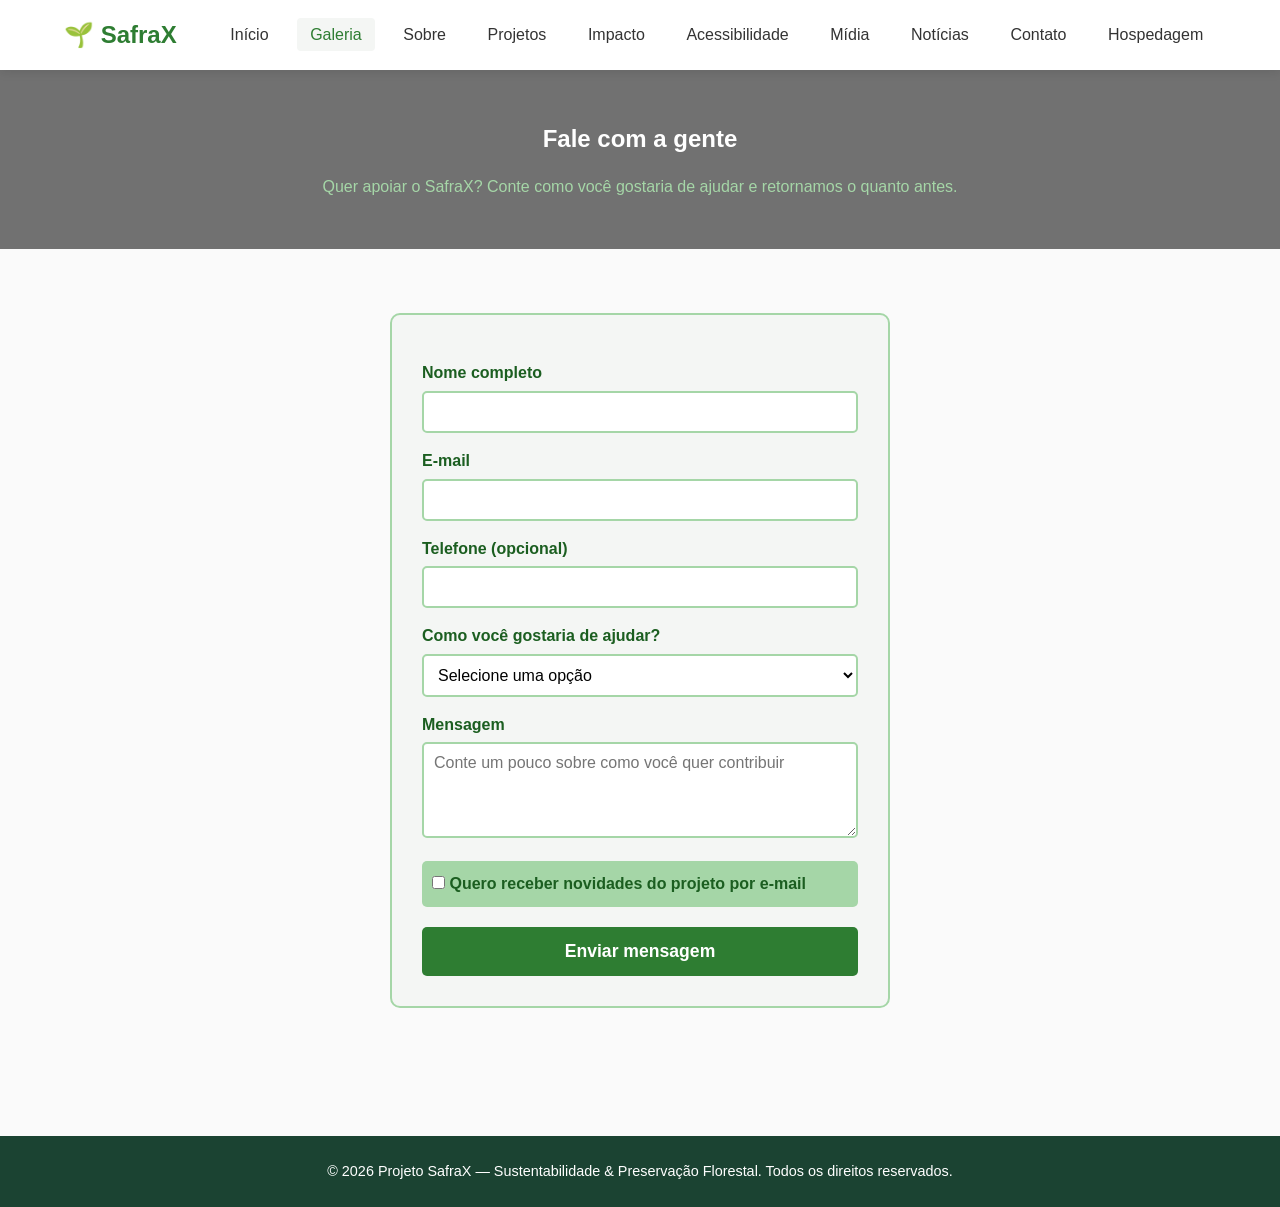
<file: html/contato.html>
<!DOCTYPE html>
<html lang="pt-BR">
<head>
    <meta charset="UTF-8">
    <meta name="viewport" content="width=device-width, initial-scale=1.0">
    <meta name="description" content="SafraX: projeto educativo sobre como a expansão urbana avança sobre florestas, matas e mananciais, e o que podemos fazer a respeito.">
    <title>SafraX — Expansão Urbana e Sustentabilidade</title>
    <link rel="stylesheet" href="../css/principal.css">
    <script src="../js/script.js"></script>
</head>
<body>

    <header>
        <nav class="navbar">
            <a href="index.html" class="logo">
                🌱 SafraX
            </a>

            <div class="hamburger" id="hamburger" aria-label="Abrir Menu">
                <span></span>
                <span></span>
                <span></span>
            </div>

            <ul class="nav-menu" id="nav-menu">
                <li><a href="index.html" class="nav-link">Início</a></li>
                <li><a href="galeria.html" class="nav-link active">Galeria</a></li>
                <li><a href="sobre.html" class="nav-link">Sobre</a></li>
                <li><a href="projetos.html" class="nav-link">Projetos</a></li>
                <li><a href="impacto.html" class="nav-link">Impacto</a></li>
                <li><a href="acessibilidade.html" class="nav-link">Acessibilidade</a></li>
                <li><a href="midia.html" class="nav-link">Mídia</a></li>
                <li><a href="noticias.html" class="nav-link">Notícias</a></li>
                <li><a href="contato.html" class="nav-link">Contato</a></li>
                <li><a href="orcamento_hospedagem.html" class="nav-link">Hospedagem</a></li>
            </ul>
        </nav>
    </header>

    <section class="contact-hero">
        <h1>Fale com a gente</h1>
        <p>Quer apoiar o SafraX? Conte como você gostaria de ajudar e retornamos o quanto antes.</p>
    </section>

    <main class="container">
        <form class="contact-form" action="/processar_contato" method="post">

            <label for="nome">Nome completo</label>
            <input type="text" id="nome" name="nome" required>

            <label for="email">E-mail</label>
            <input type="email" id="email" name="email" required>

            <label for="telefone">Telefone (opcional)</label>
            <input type="tel" id="telefone" name="telefone">

            <label for="ajuda">Como você gostaria de ajudar?</label>
            <select id="ajuda" name="ajuda" required>
                <option value="">Selecione uma opção</option>
                <option value="doacao">Fazer uma doação</option>
                <option value="voluntariado">Ser voluntário</option>
                <option value="parceria">Propor uma parceria</option>
                <option value="divulgacao">Ajudar na divulgação</option>
                <option value="outro">Outro</option>
            </select>

            <label for="mensagem">Mensagem</label>
            <textarea id="mensagem" name="mensagem" placeholder="Conte um pouco sobre como você quer contribuir" rows="4" required></textarea>

            <label class="checkbox-label">
                <input type="checkbox" name="newsletter">
                Quero receber novidades do projeto por e-mail
            </label>

            <button type="submit">Enviar mensagem</button>
        </form>
    </main>

    <footer>
        <p>&copy; 2026 Projeto SafraX — Sustentabilidade & Preservação Florestal. Todos os direitos reservados.</p>
    </footer>

</body>
</html>
</file>
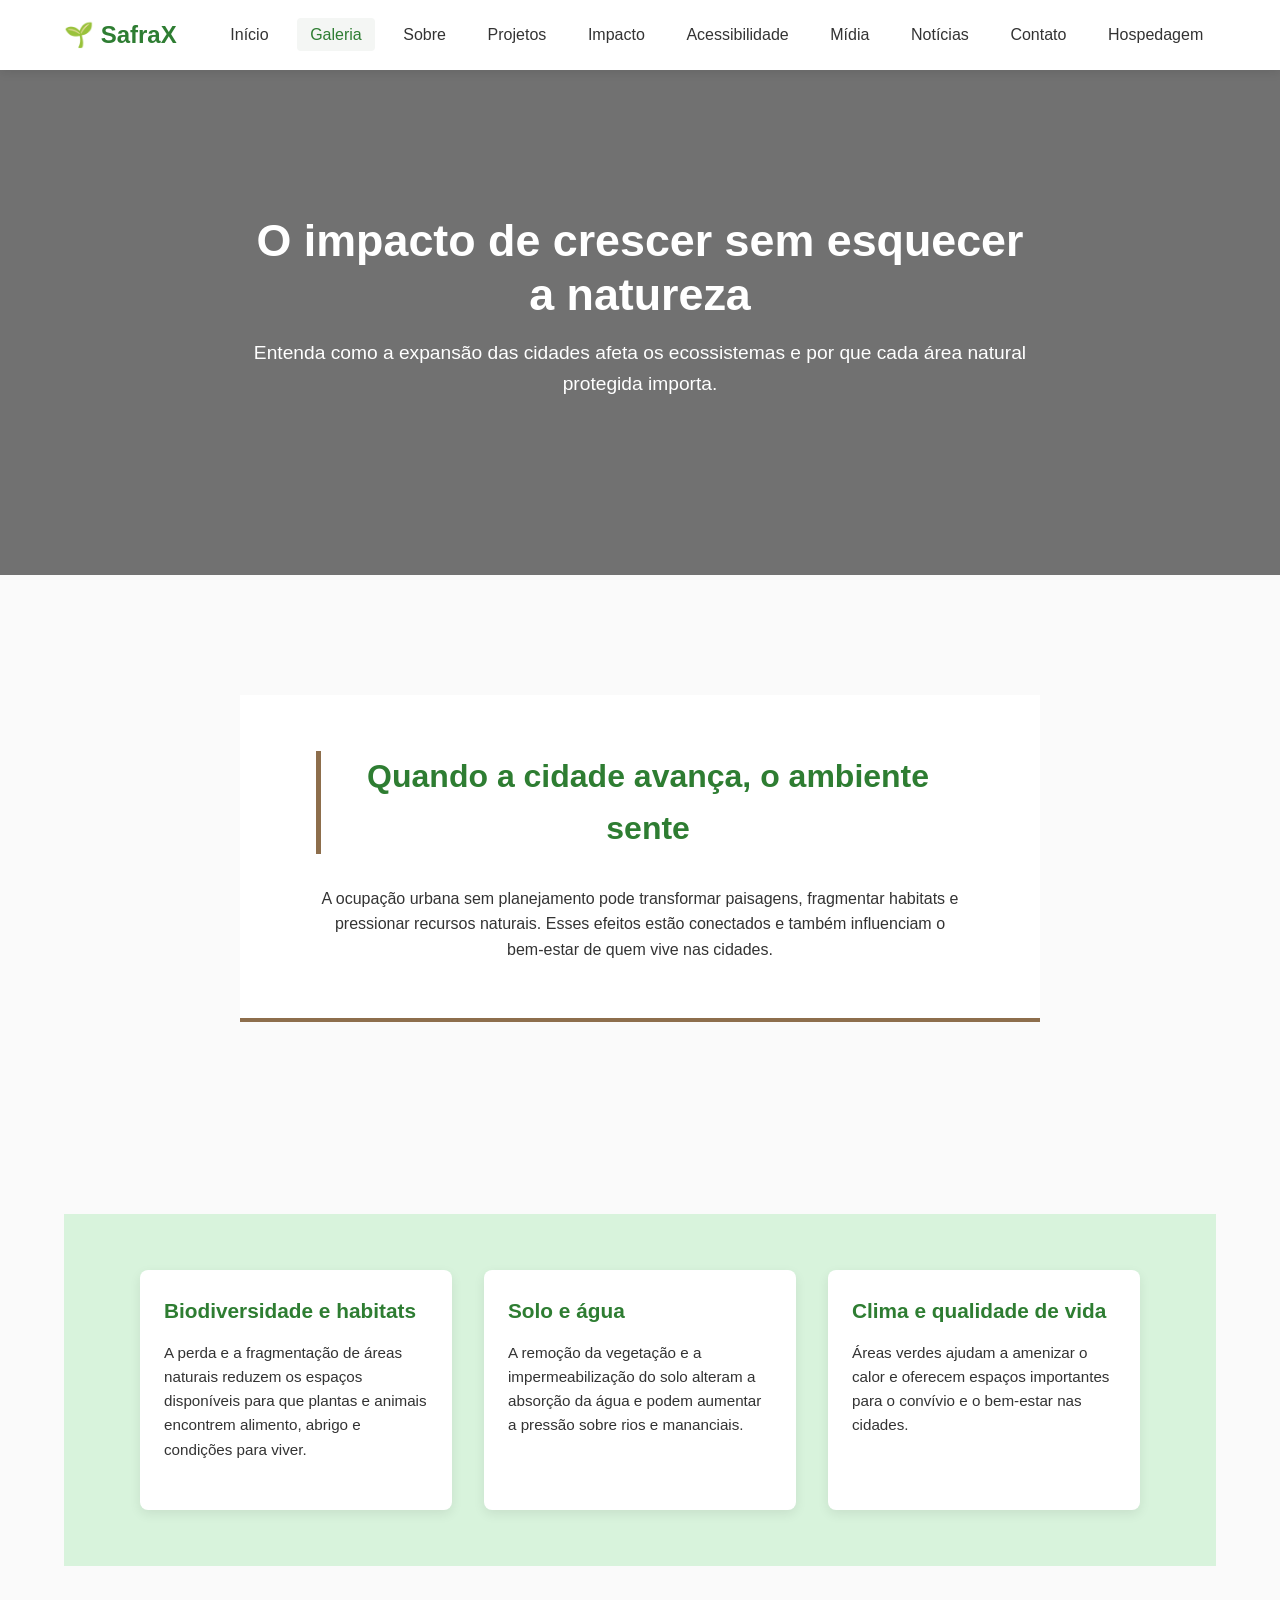
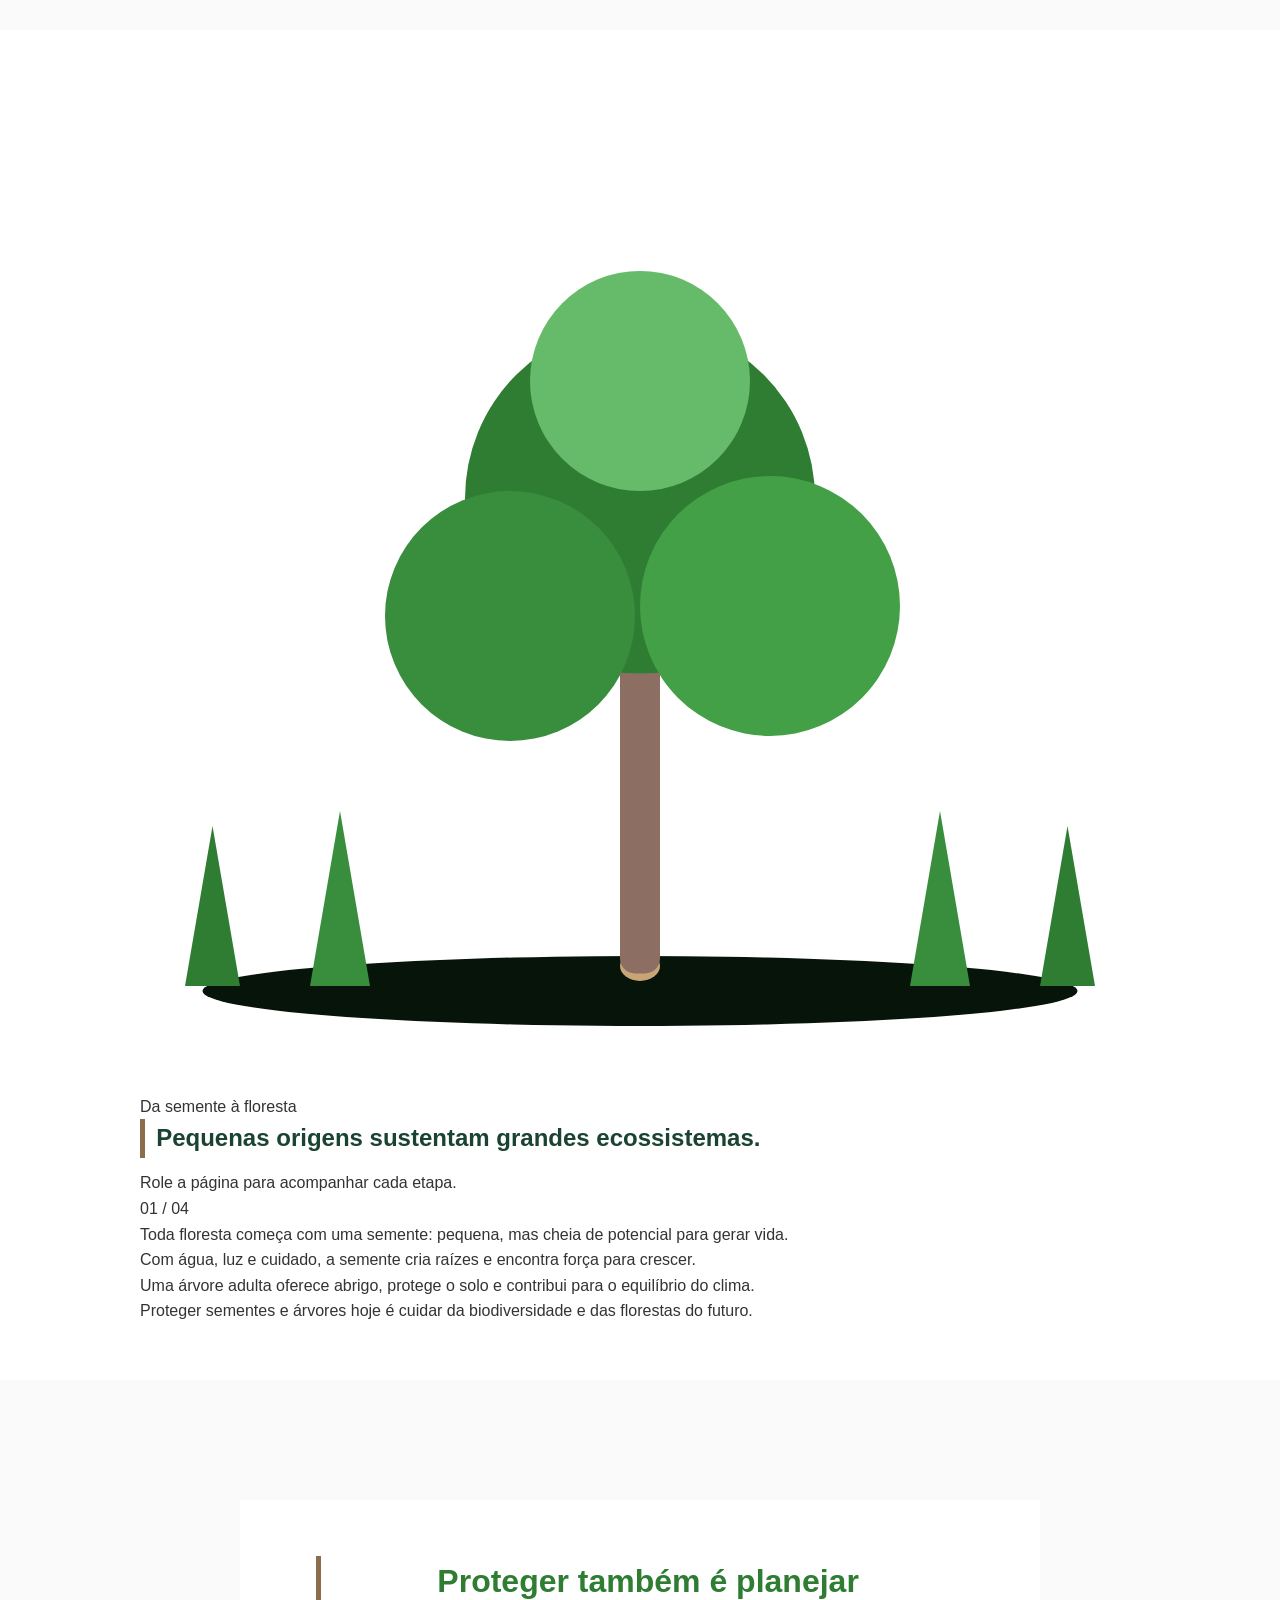
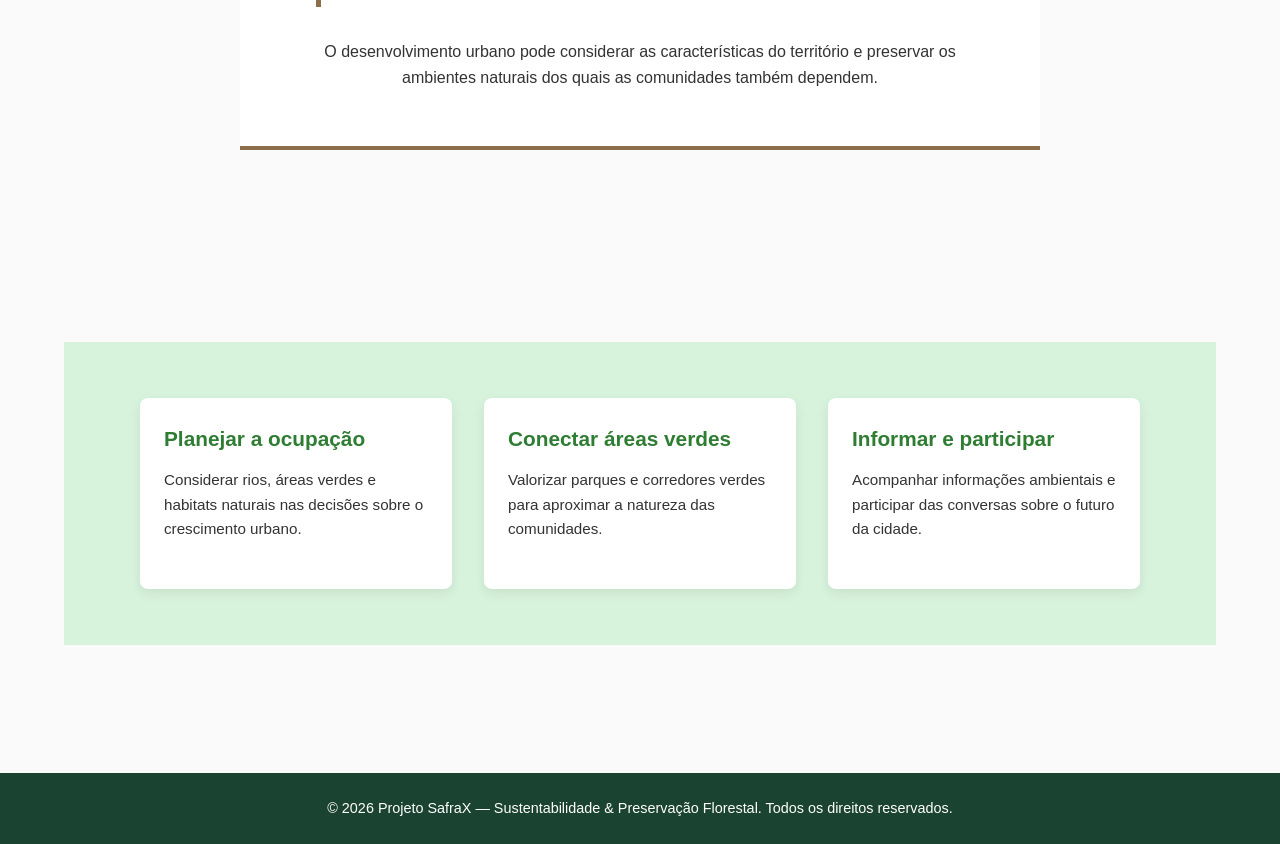
<file: html/impacto.html>
<!DOCTYPE html>
<html lang="pt-BR">
<head>
    <meta charset="UTF-8">
    <meta name="viewport" content="width=device-width, initial-scale=1.0">
    <meta name="description" content="SafraX: projeto educativo sobre como a expansão urbana avança sobre florestas, matas e mananciais, e o que podemos fazer a respeito.">
    <title>SafraX — Expansão Urbana e Sustentabilidade</title>
    <link rel="stylesheet" href="../css/principal.css">
    <script src="../js/script.js"></script>
</head>
<body>

    <header>
        <nav class="navbar">
            <a href="index.html" class="logo">
                🌱 SafraX
            </a>

            <div class="hamburger" id="hamburger" aria-label="Abrir Menu">
                <span></span>
                <span></span>
                <span></span>
            </div>

            <ul class="nav-menu" id="nav-menu">
                <li><a href="index.html" class="nav-link">Início</a></li>
                <li><a href="galeria.html" class="nav-link active">Galeria</a></li>
                <li><a href="sobre.html" class="nav-link">Sobre</a></li>
                <li><a href="projetos.html" class="nav-link">Projetos</a></li>
                <li><a href="impacto.html" class="nav-link">Impacto</a></li>
                <li><a href="acessibilidade.html" class="nav-link">Acessibilidade</a></li>
                <li><a href="midia.html" class="nav-link">Mídia</a></li>
                <li><a href="noticias.html" class="nav-link">Notícias</a></li>
                <li><a href="contato.html" class="nav-link">Contato</a></li>
                <li><a href="orcamento_hospedagem.html" class="nav-link">Hospedagem</a></li>
            </ul>
        </nav>
    </header>

    <section class="hero">
        <div class="hero-content">
            <h1>O impacto de crescer sem esquecer a natureza</h1>
            <p>Entenda como a expansão das cidades afeta os ecossistemas e por que cada área natural protegida importa.</p>
        </div>
    </section>

    <main>
        <div class="container">
            <section class="intro" aria-labelledby="impactos-title">
                <h2 id="impactos-title">Quando a cidade avança, o ambiente sente</h2>
                <p>
                    A ocupação urbana sem planejamento pode transformar paisagens, fragmentar habitats
                    e pressionar recursos naturais. Esses efeitos estão conectados e também influenciam
                    o bem-estar de quem vive nas cidades.
                </p>
            </section>

            <section class="grid-cards" aria-label="Principais impactos ambientais da expansão urbana">
                <article class="card">
                    <div class="card-body">
                        <h3 class="card-title">Biodiversidade e habitats</h3>
                        <p class="card-text">
                            A perda e a fragmentação de áreas naturais reduzem os espaços disponíveis
                            para que plantas e animais encontrem alimento, abrigo e condições para viver.
                        </p>
                    </div>
                </article>

                <article class="card">
                    <div class="card-body">
                        <h3 class="card-title">Solo e água</h3>
                        <p class="card-text">
                            A remoção da vegetação e a impermeabilização do solo alteram a absorção da
                            água e podem aumentar a pressão sobre rios e mananciais.
                        </p>
                    </div>
                </article>

                <article class="card">
                    <div class="card-body">
                        <h3 class="card-title">Clima e qualidade de vida</h3>
                        <p class="card-text">
                            Áreas verdes ajudam a amenizar o calor e oferecem espaços importantes
                            para o convívio e o bem-estar nas cidades.
                        </p>
                    </div>
                </article>
            </section>
        </div>

        <section class="tree-growth-section" aria-label="A importância da semente e o crescimento de uma árvore">
            <div class="tree-growth-scene">
                <svg class="tree-growth" viewBox="0 0 400 400" role="img" aria-label="Animação passo a passo de uma semente se tornando uma árvore e uma floresta">
                    <ellipse cx="200" cy="362" rx="175" ry="14" fill="#07140a"/>
                    <ellipse class="tree-seed" cx="200" cy="352" rx="8" ry="6" fill="#c8a574"/>
                    <rect class="tree-trunk" x="192" y="185" width="16" height="170" rx="6" fill="#8d6e63"/>
                    <circle class="tree-canopy tree-canopy-center" cx="200" cy="165" r="70" fill="#2e7d32"/>
                    <circle class="tree-canopy tree-canopy-left" cx="148" cy="212" r="50" fill="#388e3c"/>
                    <circle class="tree-canopy tree-canopy-right" cx="252" cy="208" r="52" fill="#43a047"/>
                    <circle class="tree-canopy tree-canopy-top" cx="200" cy="118" r="44" fill="#66bb6a"/>
                    <polygon class="tree-forest tree-forest-left" points="40,360 18,360 29,296" fill="#2e7d32"/>
                    <polygon class="tree-forest tree-forest-mid-left" points="92,360 68,360 80,290" fill="#388e3c"/>
                    <polygon class="tree-forest tree-forest-mid-right" points="332,360 308,360 320,290" fill="#388e3c"/>
                    <polygon class="tree-forest tree-forest-right" points="382,360 360,360 371,296" fill="#2e7d32"/>
                </svg>
                <div class="tree-growth-copy">
                    <p class="tree-growth-eyebrow">Da semente à floresta</p>
                    <h2>Pequenas origens sustentam grandes ecossistemas.</h2>
                    <p class="tree-growth-instruction">Role a página para acompanhar cada etapa.</p>
                    <div class="tree-growth-progress" role="progressbar" aria-label="Progresso do crescimento da árvore" aria-valuemin="0" aria-valuemax="100" aria-valuenow="0">
                        <span></span>
                    </div>
                    <p class="tree-growth-step-count" aria-hidden="true">01 <span>/ 04</span></p>
                    <div class="tree-growth-steps" aria-live="polite" aria-atomic="true">
                        <p class="is-active">Toda floresta começa com uma semente: pequena, mas cheia de potencial para gerar vida.</p>
                        <p>Com água, luz e cuidado, a semente cria raízes e encontra força para crescer.</p>
                        <p>Uma árvore adulta oferece abrigo, protege o solo e contribui para o equilíbrio do clima.</p>
                        <p>Proteger sementes e árvores hoje é cuidar da biodiversidade e das florestas do futuro.</p>
                    </div>
                </div>
            </div>
        </section>

        <div class="container">
            <section class="intro" aria-labelledby="protecao-title">
                <h2 id="protecao-title">Proteger também é planejar</h2>
                <p>
                    O desenvolvimento urbano pode considerar as características do território e preservar
                    os ambientes naturais dos quais as comunidades também dependem.
                </p>
            </section>

            <section class="grid-cards" aria-label="Ações para conciliar cidades e natureza">
                <article class="card">
                    <div class="card-body">
                        <h3 class="card-title">Planejar a ocupação</h3>
                        <p class="card-text">Considerar rios, áreas verdes e habitats naturais nas decisões sobre o crescimento urbano.</p>
                    </div>
                </article>
                <article class="card">
                    <div class="card-body">
                        <h3 class="card-title">Conectar áreas verdes</h3>
                        <p class="card-text">Valorizar parques e corredores verdes para aproximar a natureza das comunidades.</p>
                    </div>
                </article>
                <article class="card">
                    <div class="card-body">
                        <h3 class="card-title">Informar e participar</h3>
                        <p class="card-text">Acompanhar informações ambientais e participar das conversas sobre o futuro da cidade.</p>
                    </div>
                </article>
            </section>
        </div>
    </main>

    <footer>
        <p>&copy; 2026 Projeto SafraX — Sustentabilidade &amp; Preservação Florestal. Todos os direitos reservados.</p>
    </footer>

</body>
</html>
</file>
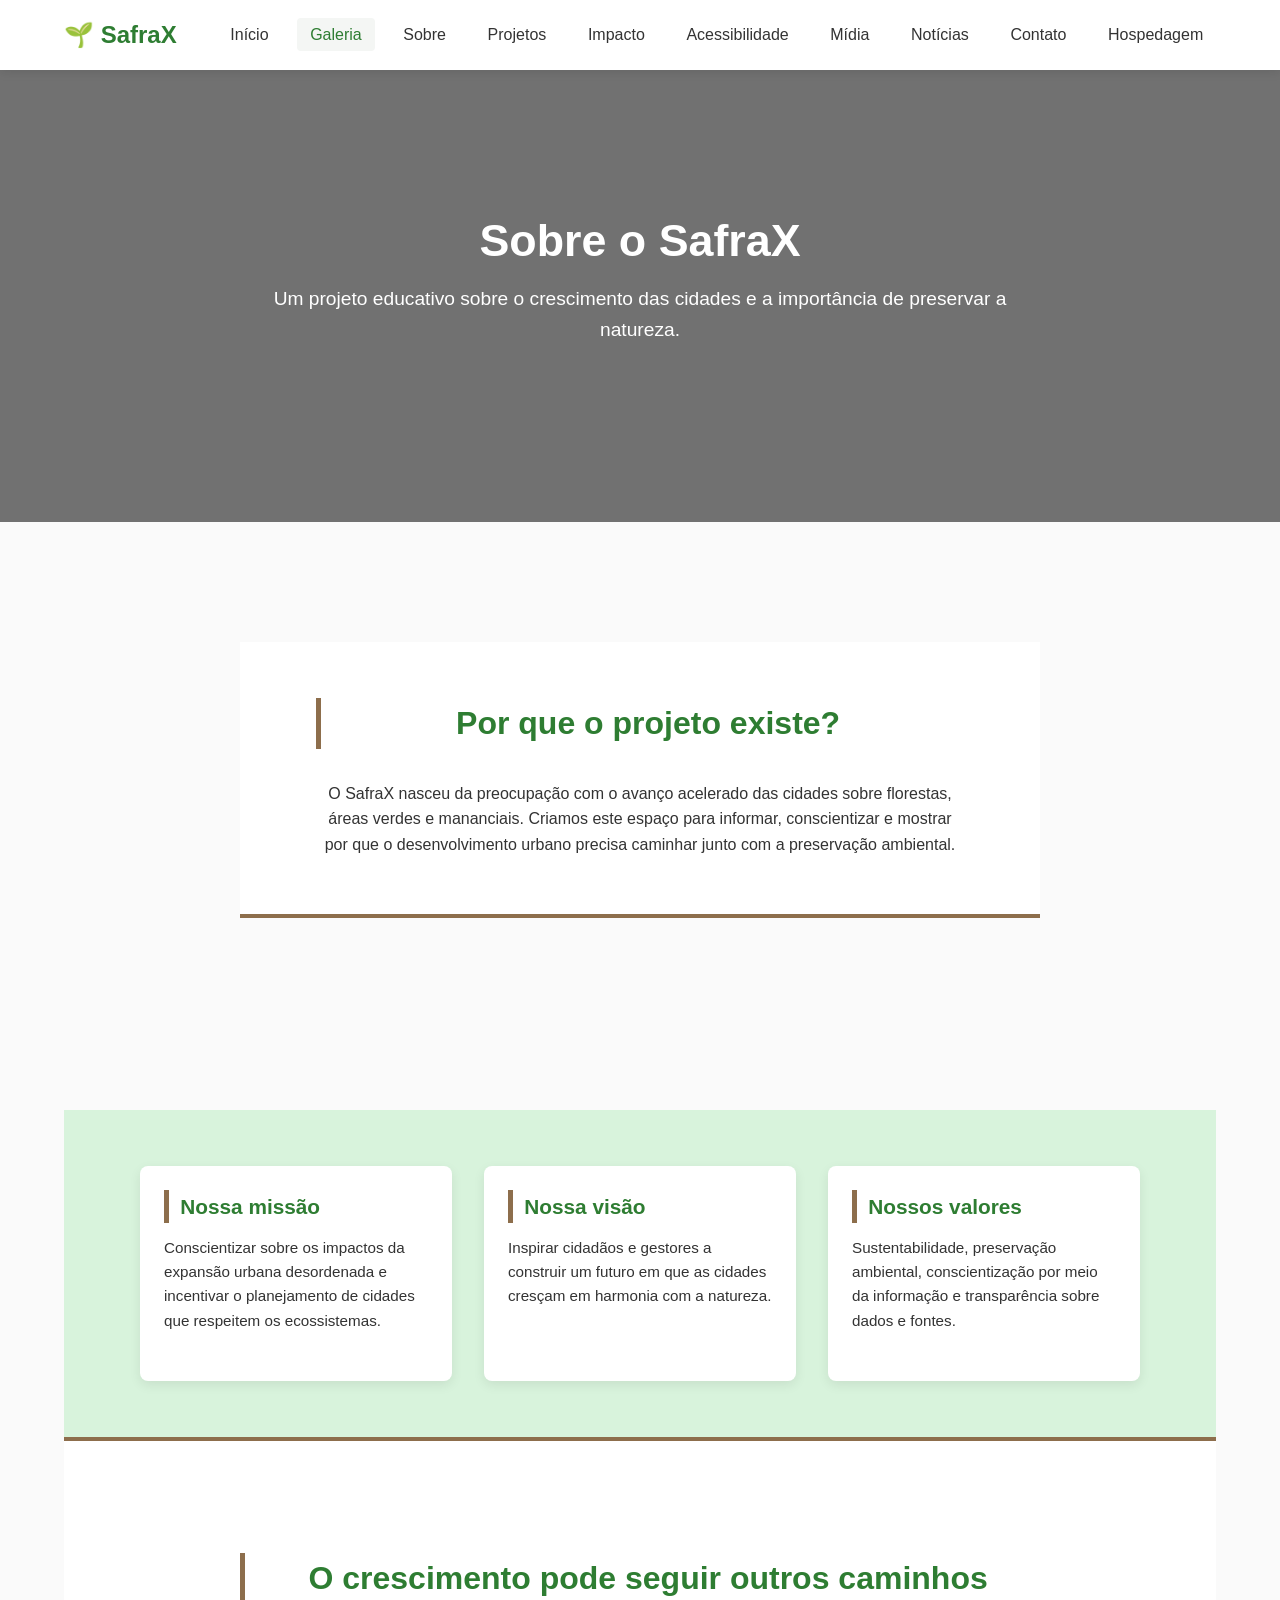
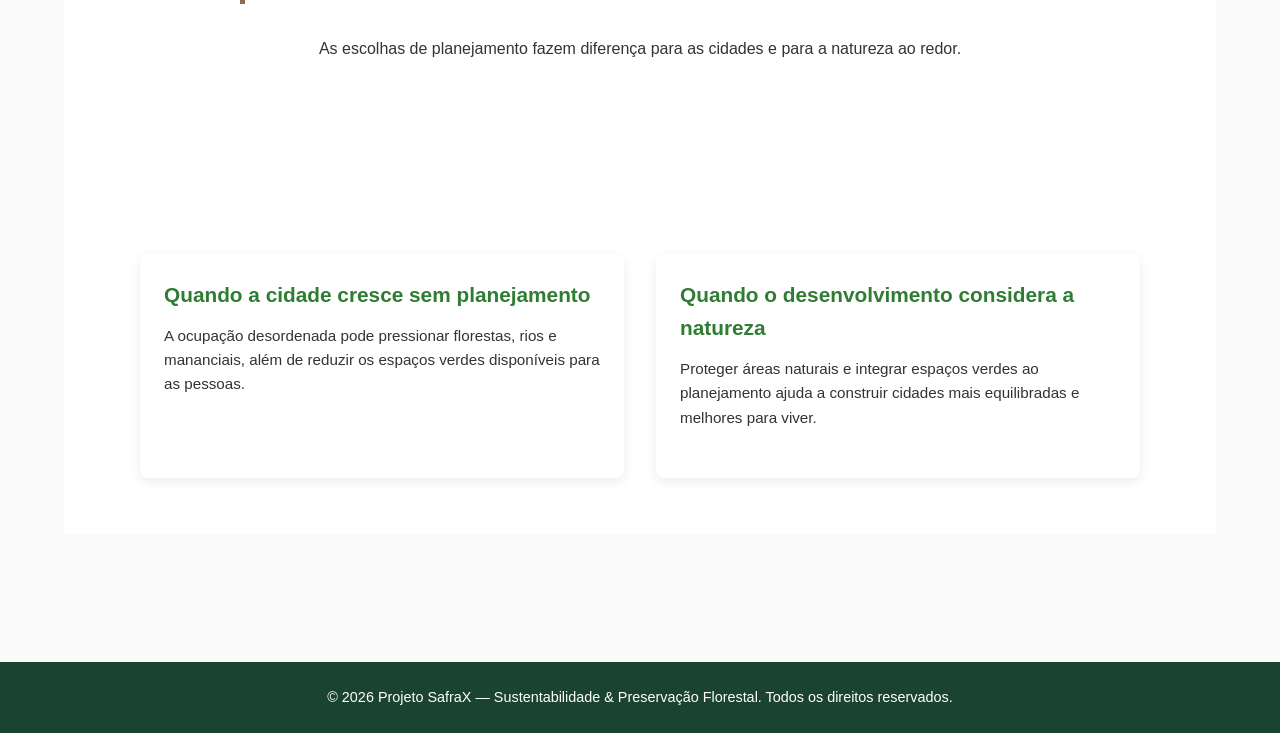
<file: html/sobre.html>
<!DOCTYPE html>
<html lang="pt-BR">
<head>
    <meta charset="UTF-8">
    <meta name="viewport" content="width=device-width, initial-scale=1.0">
    <meta name="description" content="SafraX: projeto educativo sobre como a expansão urbana avança sobre florestas, matas e mananciais, e o que podemos fazer a respeito.">
    <title>SafraX — Expansão Urbana e Sustentabilidade</title>
    <link rel="stylesheet" href="../css/principal.css">
    <script src="../js/script.js"></script>
</head>
<body>

    <header>
        <nav class="navbar">
            <a href="index.html" class="logo">
                🌱 SafraX
            </a>

            <div class="hamburger" id="hamburger" aria-label="Abrir Menu">
                <span></span>
                <span></span>
                <span></span>
            </div>

            <ul class="nav-menu" id="nav-menu">
                <li><a href="index.html" class="nav-link">Início</a></li>
                <li><a href="galeria.html" class="nav-link active">Galeria</a></li>
                <li><a href="sobre.html" class="nav-link">Sobre</a></li>
                <li><a href="projetos.html" class="nav-link">Projetos</a></li>
                <li><a href="impacto.html" class="nav-link">Impacto</a></li>
                <li><a href="acessibilidade.html" class="nav-link">Acessibilidade</a></li>
                <li><a href="midia.html" class="nav-link">Mídia</a></li>
                <li><a href="noticias.html" class="nav-link">Notícias</a></li>
                <li><a href="contato.html" class="nav-link">Contato</a></li>
                <li><a href="orcamento_hospedagem.html" class="nav-link">Hospedagem</a></li>
            </ul>
        </nav>
    </header>

    <section class="hero">
        <div class="hero-content">
            <h1>Sobre o SafraX</h1>
            <p>Um projeto educativo sobre o crescimento das cidades e a importância de preservar a natureza.</p>
        </div>
    </section>

    <main class="container">
        <section class="intro" aria-labelledby="historia-title">
            <h2 id="historia-title">Por que o projeto existe?</h2>
            <p>
                O SafraX nasceu da preocupação com o avanço acelerado das cidades sobre florestas,
                áreas verdes e mananciais. Criamos este espaço para informar, conscientizar e mostrar
                por que o desenvolvimento urbano precisa caminhar junto com a preservação ambiental.
            </p>
        </section>

        <section class="grid-cards" aria-label="Propósito e valores do SafraX">
            <article class="card">
                <div class="card-body">
                    <h2 class="card-title">Nossa missão</h2>
                    <p class="card-text">
                        Conscientizar sobre os impactos da expansão urbana desordenada e incentivar
                        o planejamento de cidades que respeitem os ecossistemas.
                    </p>
                </div>
            </article>

            <article class="card">
                <div class="card-body">
                    <h2 class="card-title">Nossa visão</h2>
                    <p class="card-text">
                        Inspirar cidadãos e gestores a construir um futuro em que as cidades cresçam
                        em harmonia com a natureza.
                    </p>
                </div>
            </article>

            <article class="card">
                <div class="card-body">
                    <h2 class="card-title">Nossos valores</h2>
                    <p class="card-text">
                        Sustentabilidade, preservação ambiental, conscientização por meio da informação
                        e transparência sobre dados e fontes.
                    </p>
                </div>
            </article>
        </section>

        <section aria-labelledby="futuro-title">
            <div class="intro">
                <h2 id="futuro-title">O crescimento pode seguir outros caminhos</h2>
                <p>As escolhas de planejamento fazem diferença para as cidades e para a natureza ao redor.</p>
            </div>
            <div class="grid-cards">
                <article class="card">
                    <div class="card-body">
                        <h3 class="card-title">Quando a cidade cresce sem planejamento</h3>
                        <p class="card-text">
                            A ocupação desordenada pode pressionar florestas, rios e mananciais,
                            além de reduzir os espaços verdes disponíveis para as pessoas.
                        </p>
                    </div>
                </article>
                <article class="card">
                    <div class="card-body">
                        <h3 class="card-title">Quando o desenvolvimento considera a natureza</h3>
                        <p class="card-text">
                            Proteger áreas naturais e integrar espaços verdes ao planejamento
                            ajuda a construir cidades mais equilibradas e melhores para viver.
                        </p>
                    </div>
                </article>
            </div>
        </section>
    </main>

    <footer>
        <p>&copy; 2026 Projeto SafraX — Sustentabilidade &amp; Preservação Florestal. Todos os direitos reservados.</p>
    </footer>

</body>
</html>
</file>
<file: css/principal.css>
@import url(header.css);
@import url(main.css);
@import url(cards.css);
@import url(info.css);
@import url(footer.css);
@import url(responsibilidade.css);
@import url(contato.css);
@import url(galeria.css);

* {
    margin: 0;
    padding: 0;
    box-sizing: border-box;
}

body {
    font-family: var(--font-main);
    color: var(--text-color);
    background-color: #fafafa;
    line-height: 1.6;
}

:root {
    --primary-color: #2e7d32;
    --primary-dark: #1b5e20;
    --secondary-color: #a5d6a7;
    --text-color: #333333;
    --light-bg: #f4f6f4;
    --white: #ffffff;
    --font-main: 'Segoe UI', Tahoma, Geneva, Verdana, sans-serif;
    --max-width: 1200px;
    --verde-escuro: #1b4332;
    --verde: #2d6a4f;
    --verde-claro: #d8f3dc;
    --terra: #8d6e4c;
    --texto: #1f2a24;
    --branco: #ffffff;
}
</file>
